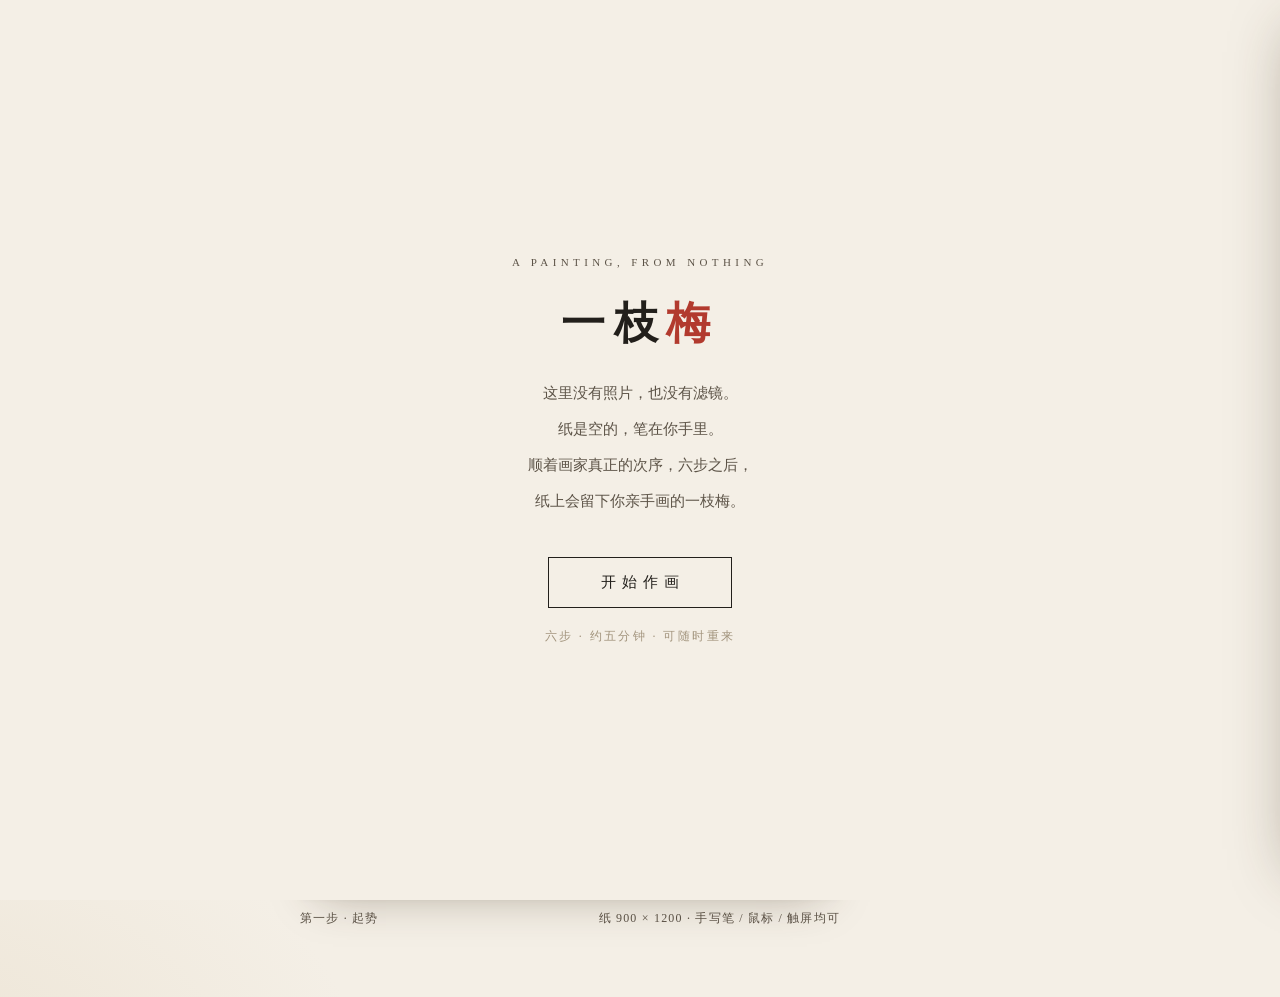
<file: campus-plum-studio.html>
<!DOCTYPE html>
<html lang="zh-CN">
<head>
<meta charset="UTF-8">
<meta name="viewport" content="width=device-width,initial-scale=1">
<title>校园花事 · 一枝梅 — 六步作画</title>
<style>
:root{
  --paper:#f4efe6; --paper-deep:#ece4d6; --ink:#221f1b; --ink-soft:#5c5347;
  --hair:#d9cdba; --seal:#b23a2e; --seal-soft:#c05a4a;
}
*{box-sizing:border-box;margin:0;padding:0}
html{-webkit-text-size-adjust:100%}
body{
  background:var(--paper);
  color:var(--ink);
  font-family:"Songti SC","STSong","SimSun","Source Han Serif SC","Noto Serif CJK SC",serif;
  background-image:radial-gradient(1200px 700px at 80% -10%,#faf6ee 0%,transparent 60%),
                   radial-gradient(900px 600px at -10% 110%,#ece3d3 0%,transparent 55%);
  min-height:100vh;
}
button{font-family:inherit;color:inherit;background:none;border:none;cursor:pointer}
button:disabled{cursor:default}
.wrap{max-width:1460px;margin:0 auto;padding:30px 42px 70px}

/* ---------- 页眉 ---------- */
header{display:flex;align-items:flex-end;justify-content:space-between;gap:20px;
  border-bottom:1px solid var(--hair);padding-bottom:20px;margin-bottom:34px}
.brand .en{font-size:11px;letter-spacing:.34em;color:var(--ink-soft);text-transform:uppercase;margin-bottom:10px}
.brand h1{font-size:30px;font-weight:600;letter-spacing:.14em}
.brand h1 em{font-style:normal;color:var(--seal);margin:0 .35em}
.brand p{margin-top:8px;font-size:13px;color:var(--ink-soft);letter-spacing:.08em}
#guideBtn{border:1px solid var(--ink);padding:10px 22px;font-size:14px;letter-spacing:.28em;text-indent:.28em;
  transition:background .25s,color .25s}
#guideBtn:hover{background:var(--ink);color:var(--paper)}

/* ---------- 三栏 ---------- */
.studio{display:grid;grid-template-columns:182px minmax(0,1fr) 322px;gap:38px;align-items:start}

/* 步骤 rail */
.rail{display:flex;flex-direction:column}
.rail button{display:flex;gap:12px;align-items:flex-start;text-align:left;padding:15px 0 15px 14px;
  border-left:1px solid var(--hair);opacity:.42;transition:opacity .3s,border-color .3s}
.rail button .no{font-size:20px;line-height:1.25;width:24px;flex:none}
.rail button .tt{font-size:16px;letter-spacing:.14em;line-height:1.4}
.rail button .tg{font-size:11px;color:var(--ink-soft);letter-spacing:.16em;margin-top:5px}
.rail button.on{opacity:1;border-left:2px solid var(--seal);padding-left:13px}
.rail button.done{opacity:.72}
.rail button.done .no{color:var(--seal)}
.rail button:not(.on):hover{opacity:.85}
.rail .rail-note{margin-top:26px;padding-left:14px;font-size:12px;line-height:2.1;color:var(--ink-soft)}

/* 纸 */
.paper-zone{min-width:0}
.paper{
  position:relative;width:100%;max-width:calc(80vh * .75);margin:0 auto;aspect-ratio:3/4;
  background:var(--paper);cursor:none;touch-action:none;
  box-shadow:0 1px 0 #fffdf8 inset,0 18px 44px -18px rgba(60,45,25,.38),0 2px 8px rgba(60,45,25,.10);
}
.paper canvas{position:absolute;inset:0;width:100%;height:100%;display:block}
#guide{pointer-events:none}
#brush{position:absolute;left:0;top:0;border:1px solid rgba(34,31,27,.55);border-radius:50%;
  pointer-events:none;transform:translate(-50%,-50%);opacity:0;transition:opacity .2s;mix-blend-mode:multiply}
.paper-caption{display:flex;justify-content:space-between;gap:14px;max-width:calc(80vh * .75);
  margin:16px auto 0;font-size:12px;color:var(--ink-soft);letter-spacing:.1em}

/* 右侧面板 */
.panel{position:sticky;top:26px}
.panel .kicker{display:flex;align-items:center;gap:12px;margin-bottom:14px}
.panel .kicker .chno{font-size:15px;width:34px;height:34px;border:1px solid var(--seal);color:var(--seal);
  display:flex;align-items:center;justify-content:center;border-radius:50%}
.panel .kicker .tag{font-size:12px;letter-spacing:.3em;color:var(--ink-soft)}
.panel h2{font-size:26px;font-weight:600;letter-spacing:.12em;margin-bottom:14px}
.panel .desc{font-size:14px;line-height:2.15;color:#3c352c;text-align:justify}
.panel .hint{margin-top:18px;padding:12px 0 12px 16px;border-left:2px solid var(--seal);
  font-size:13px;line-height:2;color:var(--ink-soft)}
.prog-row{display:flex;align-items:center;gap:12px;margin-top:22px}
.prog{flex:1;height:2px;background:var(--hair);position:relative}
.prog i{position:absolute;left:0;top:0;bottom:0;width:0;background:var(--seal);transition:width .25s}
#progTxt{font-size:12px;color:var(--ink-soft);font-variant-numeric:tabular-nums;min-width:64px;text-align:right}
.sub{margin-top:20px}
.sub .lbl{font-size:12px;letter-spacing:.2em;color:var(--ink-soft);margin-bottom:10px}
.chips{display:flex;gap:10px;flex-wrap:wrap}
.chip{border:1px solid var(--hair);padding:9px 16px;font-size:13px;letter-spacing:.1em;transition:all .2s}
.chip.on{border-color:var(--ink);background:var(--ink);color:var(--paper)}
.swatches{display:flex;gap:14px}
.sw{width:44px;height:44px;border-radius:50%;position:relative;border:1px solid rgba(60,45,25,.18);
  transition:transform .2s}
.sw.on{transform:scale(1.08)}
.sw.on::after{content:"";position:absolute;inset:-6px;border:1px solid var(--ink);border-radius:50%}
.sw span{position:absolute;top:52px;left:50%;transform:translateX(-50%);font-size:11px;white-space:nowrap;color:var(--ink-soft)}
.swatches{margin-bottom:36px}
#nameInput{width:100%;background:transparent;border:none;border-bottom:1px solid var(--ink);
  font-family:inherit;font-size:20px;letter-spacing:.2em;padding:8px 2px;color:var(--ink);outline:none}
#nameInput::placeholder{color:#b3a692;font-size:15px;letter-spacing:.12em}
.actions{display:flex;gap:12px;margin-top:26px}
.actions button{flex:1;padding:13px 0;font-size:14px;letter-spacing:.22em;text-indent:.22em;border:1px solid var(--ink)}
#demoBtn{color:var(--ink)}
#demoBtn:hover:not(:disabled){background:var(--paper-deep)}
#nextBtn{background:var(--ink);color:var(--paper)}
#nextBtn:disabled{background:transparent;color:#b3a692;border-color:var(--hair)}
#nextBtn:hover:not(:disabled){background:#3a342c}
.panel .foot{margin-top:22px;font-size:12px;line-height:2;color:var(--ink-soft)}

/* ---------- 开场 / 完成 ---------- */
.veil{position:fixed;inset:0;z-index:40;background:var(--paper);display:flex;align-items:center;justify-content:center;
  padding:30px;transition:opacity .7s,visibility .7s}
.veil.hide{opacity:0;visibility:hidden}
.veil .card{max-width:520px;text-align:center}
.veil .en{font-size:11px;letter-spacing:.4em;color:var(--ink-soft);margin-bottom:26px}
.veil h2{font-size:44px;font-weight:600;letter-spacing:.2em;margin-bottom:22px}
.veil h2 em{font-style:normal;color:var(--seal)}
.veil p{font-size:15px;line-height:2.4;color:var(--ink-soft)}
.veil .go{margin-top:38px;display:inline-block;border:1px solid var(--ink);padding:15px 46px;
  font-size:15px;letter-spacing:.4em;text-indent:.4em;transition:all .25s}
.veil .go:hover{background:var(--ink);color:var(--paper)}
.veil .mini{margin-top:20px;font-size:12px;letter-spacing:.2em;color:#a2947d}
#finishVeil{background:rgba(244,239,230,.96)}
#finishVeil h2{font-size:36px}
#finishVeil .row{display:flex;gap:14px;justify-content:center;margin-top:34px}
#finishVeil .row button{border:1px solid var(--ink);padding:13px 30px;font-size:14px;letter-spacing:.2em}
#exportBtn2{background:var(--ink);color:var(--paper)}

/* ---------- 画法抽屉 ---------- */
.drawer{position:fixed;top:0;right:0;bottom:0;width:min(430px,92vw);z-index:50;background:#f8f3ea;
  border-left:1px solid var(--hair);box-shadow:-24px 0 60px -30px rgba(60,45,25,.4);
  transform:translateX(102%);transition:transform .45s cubic-bezier(.22,.8,.3,1);
  padding:38px 34px;overflow-y:auto}
.drawer.open{transform:translateX(0)}
.drawer h3{font-size:22px;letter-spacing:.2em;margin-bottom:6px}
.drawer .dsub{font-size:12px;color:var(--ink-soft);letter-spacing:.14em;margin-bottom:26px}
#drawerClose{position:absolute;top:26px;right:24px;font-size:22px;color:var(--ink-soft)}
.tech{padding:20px 0;border-top:1px solid var(--hair)}
.tech h4{font-size:18px;letter-spacing:.14em;display:flex;align-items:baseline;gap:10px}
.tech h4 small{font-size:11px;color:var(--seal);letter-spacing:.2em}
.tech p{margin-top:10px;font-size:13px;line-height:2.15;color:#453d32;text-align:justify}
.tech .jump{margin-top:12px;font-size:12px;letter-spacing:.16em;color:var(--seal);border-bottom:1px solid var(--seal);padding-bottom:2px}
.tech .jump:disabled{color:#b3a692;border-color:#b3a692}
.drawer .vs{margin-top:8px;padding:20px 0;border-top:1px solid var(--hair);font-size:13px;line-height:2.15;color:#453d32}
.drawer .vs b{letter-spacing:.14em}
.scrim{position:fixed;inset:0;z-index:45;background:rgba(40,32,22,.22);opacity:0;visibility:hidden;transition:.4s}
.scrim.open{opacity:1;visibility:visible}

@media (max-width:1080px){
  .wrap{padding:22px 20px 50px}
  .studio{grid-template-columns:1fr;gap:26px}
  .rail{flex-direction:row;overflow-x:auto;gap:4px;padding-bottom:6px}
  .rail button{border-left:none;border-bottom:2px solid transparent;padding:8px 12px;flex:none}
  .rail button.on{border-left:none;border-bottom-color:var(--seal);padding-left:12px}
  .rail .rail-note{display:none}
  .rail button .no{font-size:16px;width:auto}
  .rail button .tg{display:none}
  .panel{position:static}
  .paper{max-width:100%}
  .brand h1{font-size:24px}
  header{margin-bottom:22px}
}
</style>
</head>
<body>
<div class="wrap">
  <header>
    <div class="brand">
      <div class="en">Campus Botanical · A Branch of Plum</div>
      <h1>校园花事<em>·</em>一枝梅</h1>
      <p>从一张白纸开始：起稿、勾线、晕染、点染、点蕊、落款。</p>
    </div>
    <button id="guideBtn">画 法</button>
  </header>

  <main class="studio">
    <nav class="rail" id="rail"></nav>

    <section class="paper-zone">
      <div class="paper" id="paper">
        <canvas id="art"></canvas>
        <canvas id="guide"></canvas>
        <div id="brush"></div>
      </div>
      <div class="paper-caption">
        <span id="capLeft">第一步 · 起势</span>
        <span>纸 900 × 1200 · 手写笔 / 鼠标 / 触屏均可</span>
      </div>
    </section>

    <aside class="panel">
      <div class="kicker"><span class="chno" id="pNo">壹</span><span class="tag" id="pTag">构图 · 铅笔</span></div>
      <h2 id="pTitle"></h2>
      <p class="desc" id="pDesc"></p>
      <div class="hint" id="pHint"></div>
      <div class="prog-row">
        <div class="prog"><i id="progBar"></i></div>
        <span id="progTxt">0 / 100</span>
      </div>
      <div class="sub" id="pSub"></div>
      <div class="actions">
        <button id="demoBtn">让笔示范</button>
        <button id="nextBtn" disabled>下一步</button>
      </div>
      <p class="foot" id="pFoot">画坏了一笔不必在意，写意本就没有标准答案。进度达标后即可进入下一步，也可以随时点左侧步骤回看。</p>
    </aside>
  </main>
</div>

<!-- 开场 -->
<div class="veil" id="introVeil">
  <div class="card">
    <div class="en">A PAINTING, FROM NOTHING</div>
    <h2>一枝<em>梅</em></h2>
    <p>这里没有照片，也没有滤镜。<br>纸是空的，笔在你手里。<br>顺着画家真正的次序，六步之后，<br>纸上会留下你亲手画的一枝梅。</p>
    <button class="go" id="startBtn">开始作画</button>
    <div class="mini">六步 · 约五分钟 · 可随时重来</div>
  </div>
</div>

<!-- 完成 -->
<div class="veil hide" id="finishVeil">
  <div class="card">
    <div class="en">FINISHED</div>
    <h2>画成了</h2>
    <p id="finishTxt">起稿、勾线、晕染、点染、点蕊、落款，一步不缺。</p>
    <div class="row">
      <button id="exportBtn2">导出 PNG</button>
      <button id="againBtn">再画一幅</button>
    </div>
  </div>
</div>

<!-- 画法抽屉 -->
<div class="scrim" id="scrim"></div>
<aside class="drawer" id="drawer">
  <button id="drawerClose">×</button>
  <h3>画法四则</h3>
  <div class="dsub">这幅画里用到的四种传统笔法</div>
  <div id="techList"></div>
  <div class="vs">
    <b>工笔与写意</b><br>
    工笔重形似，层层渲染、细致入微；写意重神气，笔简意足、贵在生动。<br>
    本页取写意一路：先以白描立骨，再以没骨点染传神，最后点蕊提神、落款收束。
  </div>
</aside>

<script>
"use strict";
/* =====================================================
   校园花事 · 一枝梅
   一张白纸，六步成画。所有笔触均由用户操作产生。
   ===================================================== */
const W = 900, H = 1200;
const SCALE = Math.max(1.5, Math.min(2, window.devicePixelRatio || 1));
const INK = "#221f1b";

/* ---------- 画面几何：枝干骨架 ---------- */
const BRANCHES = [
  { w: 13.5, pts: [[150,1105],[238,1018],[300,930],[386,902],[432,832],[505,788],[528,700],[600,650],[655,570],[722,528],[758,438],[818,392]] },
  { w: 9,  pts: [[386,902],[362,822],[320,762],[300,682],[318,610],[296,544]] },
  { w: 6,  pts: [[600,650],[648,700],[724,700],[788,662]] },
  { w: 5,  pts: [[300,682],[246,662],[206,610]] }
];

/* 花位：9 朵盛开 + 3 枚花苞 */
const SLOTS = [
  { x: 798, y: 318, r: 46 },
  { x: 646, y: 452, r: 38 },
  { x: 566, y: 586, r: 40 },
  { x: 398, y: 800, r: 34 },
  { x: 238, y: 520, r: 36 },
  { x: 370, y: 580, r: 30 },
  { x: 830, y: 624, r: 36 },
  { x: 196, y: 566, r: 30 },
  { x: 668, y: 764, r: 32 },
  { x: 848, y: 402, r: 19, bud: true },
  { x: 262, y: 700, r: 16, bud: true },
  { x: 756, y: 744, r: 17, bud: true }
];

const PALETTE = [
  { name: "胭脂", c: [192, 74, 86] },
  { name: "淡粉", c: [224, 152, 156] },
  { name: "藕荷", c: [176, 128, 158] }
];

/* ---------- 骨架采样 ---------- */
function buildSamples(pts) {
  const out = [];
  for (let i = 0; i < pts.length - 1; i++) {
    const [x1, y1] = pts[i], [x2, y2] = pts[i + 1];
    const len = Math.hypot(x2 - x1, y2 - y1);
    const n = Math.max(2, Math.round(len / 6));
    for (let k = 0; k < n; k++) {
      const t = k / n;
      out.push({ x: x1 + (x2 - x1) * t, y: y1 + (y2 - y1) * t });
    }
  }
  out.push({ x: pts[pts.length - 1][0], y: pts[pts.length - 1][1] });
  return out;
}
const SAMPLES = BRANCHES.map(b => buildSamples(b.pts));
const TOTAL_SAMPLES = SAMPLES.reduce((s, a) => s + a.length, 0);

/* 每朵花的花梗：找最近的枝干采样点 */
SLOTS.forEach(s => {
  let best = null, bd = 1e9;
  SAMPLES.forEach(arr => arr.forEach(p => {
    const d = Math.hypot(p.x - s.x, p.y - s.y);
    if (d < bd) { bd = d; best = p; }
  }));
  s.stem = best;
});

/* 晕染目标点 */
const WASH_BRANCH_TARGETS = [];
SAMPLES.forEach(arr => arr.forEach((p, i) => { if (i % 6 === 0) WASH_BRANCH_TARGETS.push(p); }));

/* 固定随机（让纸纹、花瓣形态可复现） */
let seed = 20261118;
function rnd() { seed = (seed * 1664525 + 1013904223) >>> 0; return seed / 4294967296; }

/* ---------- 状态：画里的一切都来自这里 ---------- */
const state = {
  step: 1, maxStep: 1,
  pencil: SAMPLES.map(a => new Array(a.length).fill(false)),
  ink: SAMPLES.map(a => new Array(a.length).fill(false)),
  wash: [],                 // {x,y,r,c:[r,g,b],a}
  washMode: "branch",
  color: 0,
  flowers: {},              // slotIndex -> colorIndex
  stamens: {},              // slotIndex -> true
  name: "",
  done: false
};

/* ---------- 画布 ---------- */
const art = document.getElementById("art"), actx = art.getContext("2d");
const guide = document.getElementById("guide"), gctx = guide.getContext("2d");
const paper = document.getElementById("paper");
const brushEl = document.getElementById("brush");
[art, guide].forEach(c => { c.width = W * SCALE; c.height = H * SCALE; });
actx.scale(SCALE, SCALE); gctx.scale(SCALE, SCALE);
actx.lineCap = gctx.lineCap = "round";
actx.lineJoin = gctx.lineJoin = "round";

/* 纸底：一次性画好，之后每帧贴回 */
const paperCv = document.createElement("canvas");
paperCv.width = W * SCALE; paperCv.height = H * SCALE;
(function makePaper() {
  const c = paperCv.getContext("2d");
  c.scale(SCALE, SCALE);
  c.fillStyle = "#f4efe6"; c.fillRect(0, 0, W, H);
  const g = c.createRadialGradient(W / 2, H / 2, H / 5, W / 2, H / 2, H * 0.75);
  g.addColorStop(0, "rgba(255,252,244,0.5)"); g.addColorStop(1, "rgba(196,178,148,0.20)");
  c.fillStyle = g; c.fillRect(0, 0, W, H);
  for (let i = 0; i < 26000; i++) {
    const x = rnd() * W, y = rnd() * H;
    c.fillStyle = rnd() > 0.5 ? "rgba(120,100,70,0.045)" : "rgba(255,255,250,0.07)";
    c.fillRect(x, y, 1.4, 1.4);
  }
  /* 纸边 */
  c.strokeStyle = "rgba(150,128,96,0.22)"; c.lineWidth = 1;
  c.strokeRect(14, 14, W - 28, H - 28);
})();

/* ---------- 步骤文案 ---------- */
const STEPS = [
  { no: "壹", name: "起势", tag: "构图 · 铅笔", short: "第一步 · 起势",
    title: "先在纸上走一遍",
    desc: "作画不是从颜色开始，而是从位置开始。用铅笔轻轻把枝干的走向走一遍：主枝从哪儿起、往哪儿去，花将来开在何处。这一步不求准，只求胸中有这一枝。",
    hint: "按住鼠标（或手指），从左下角的起笔点沿虚线慢慢拖到右上。笔触很轻，画错了也不要紧。" },
  { no: "贰", name: "勾线", tag: "白描 · 中锋", short: "第二步 · 白描勾线",
    title: "以线立骨",
    desc: "白描是不施颜色、全凭墨线造型的画法。沿方才的铅笔稿行笔，一笔拉出枝干：起笔稍顿，中段沉稳，收笔轻提。枝有老嫩，线便有粗细。",
    hint: "再次沿枝干描一遍，这次落下的是墨线。试着一笔走完一整根枝，不要在半路松手。" },
  { no: "叁", name: "晕染", tag: "晕染 · 淡墨淡色", short: "第三步 · 晕染",
    title: "让墨色润开",
    desc: "晕染是用清水或淡色层层渲淡，使枝干有阴阳、花瓣有厚薄。笔要软，色要淡，宁浅勿深——淡墨染枝，淡胭脂染花，颜色落在墨线之下。",
    hint: "先用「淡墨」在枝干上来回轻扫，再切到「淡胭脂」扫过将来开花的位置。两处都染过，这一步才算完成。" },
  { no: "肆", name: "点染", tag: "没骨 · 以色造型", short: "第四步 · 没骨点染",
    title: "不勾边，直接开花",
    desc: "没骨法不勾轮廓，直接以颜色点写花瓣：笔肚含色，一笔一瓣，五瓣成一花。色有浓淡，花有向背，点的时候想着它朝着光。",
    hint: "选一种颜色，点纸上的圆圈，一朵一朵把花点出来。小圈是花苞，也别忘了。换色再点，花色便有深有浅。" },
  { no: "伍", name: "点蕊", tag: "点蕊 · 提神", short: "第五步 · 点蕊",
    title: "最后一点精神",
    desc: "花蕊是一朵花的精神所在。以细笔蘸浓墨，从花心向外剔出花丝，丝端点上赭黄。蕊不宜多，七八根足矣，重在挺立。",
    hint: "逐一点击每朵花的花心，花丝与蕊头会随之生出。点过蕊的花，才算真正睁开眼了。" },
  { no: "陆", name: "落款", tag: "题款 · 钤印", short: "第六步 · 落款",
    title: "写上你的名字",
    desc: "落款是把自己交给这幅画。题上名字，钤一方朱印，红的印、黑的字、淡的梅，一幅画才算完整。",
    hint: "在下方写下你的名字（或别号），题字与印章会落在画面右下的留白处。然后点「完成作品」。" }
];

const TECHS = [
  { t: "白描", s: "第二步", step: 2, d: "以墨线勾勒物象，不施色彩，全看线条的粗细、疾徐与转折。画梅枝多用中锋，笔在画中行，线才有骨。" },
  { t: "晕染", s: "第三步", step: 3, d: "以淡墨或淡色层层渲淡，由深到浅、由浓到无，表现体积与向背。要点是「淡」和「等干再染」，切忌一次涂重。" },
  { t: "没骨点染", s: "第四步", step: 4, d: "不勾轮廓，直接以色（或墨）点写成形，介于工笔与写意之间。花瓣一笔一瓣，靠色阶而非边线分出形状。" },
  { t: "点蕊", s: "第五步", step: 5, d: "以浓墨剔花丝、赭黄点蕊头，是花鸟画最后的「开眼」。位置须在花心，数量宜少不宜多。" }
];

/* ---------- 面板与导航 ---------- */
const rail = document.getElementById("rail");
STEPS.forEach((s, i) => {
  const b = document.createElement("button");
  b.innerHTML = `<span class="no">${s.no}</span><span><span class="tt">${s.name}</span><span class="tg" style="display:block">${s.tag}</span></span>`;
  b.onclick = () => { if (i + 1 <= state.maxStep && !demo) gotoStep(i + 1); };
  rail.appendChild(b);
});
const railNote = document.createElement("div");
railNote.className = "rail-note";
railNote.textContent = "笔随步进，\n一步一景。";
railNote.style.whiteSpace = "pre-line";
rail.appendChild(railNote);

const $ = id => document.getElementById(id);
function gotoStep(n) {
  state.step = n;
  lastMark = null;
  updatePanel();
  requestRender();
}
function updatePanel() {
  const s = STEPS[state.step - 1];
  $("pNo").textContent = s.no;
  $("pTag").textContent = s.tag;
  $("pTitle").textContent = s.title;
  $("pDesc").textContent = s.desc;
  $("pHint").textContent = s.hint;
  $("capLeft").textContent = s.short;
  [...rail.children].forEach((el, i) => {
    if (!el.tagName || el.tagName !== "BUTTON") return;
    el.classList.toggle("on", i + 1 === state.step);
    el.classList.toggle("done", i + 1 < state.step);
    el.disabled = i + 1 > state.maxStep;
  });
  $("demoBtn").style.display = state.step === 6 ? "none" : "";
  $("nextBtn").textContent = state.step === 6 ? "完成作品" : "下一步";

  /* 各步专属控件 */
  const sub = $("pSub");
  sub.innerHTML = "";
  if (state.step === 3) {
    sub.innerHTML = `<div class="lbl">笔中颜色</div><div class="chips">
      <button class="chip" id="washBranch">淡墨 · 染枝</button>
      <button class="chip" id="washFlower">淡胭脂 · 染花</button></div>`;
    $("washBranch").onclick = () => { state.washMode = "branch"; updatePanel(); };
    $("washFlower").onclick = () => { state.washMode = "flower"; updatePanel(); };
    $("washBranch").classList.toggle("on", state.washMode === "branch");
    $("washFlower").classList.toggle("on", state.washMode === "flower");
  } else if (state.step === 4) {
    sub.innerHTML = `<div class="lbl">选色</div><div class="swatches"></div>`;
    const box = sub.querySelector(".swatches");
    PALETTE.forEach((p, i) => {
      const b = document.createElement("button");
      b.className = "sw" + (i === state.color ? " on" : "");
      b.style.background = `rgb(${p.c.join(",")})`;
      b.innerHTML = `<span>${p.name}</span>`;
      b.onclick = () => { state.color = i; updatePanel(); requestRender(); };
      box.appendChild(b);
    });
  } else if (state.step === 6) {
    sub.innerHTML = `<div class="lbl">署名</div><input id="nameInput" maxlength="6" placeholder="写下你的名字" value="${state.name.replace(/"/g, "&quot;")}">`;
    const inp = $("nameInput");
    inp.oninput = () => { state.name = inp.value.trim(); updateProgress(); requestRender(); };
  }
  updateProgress();
}

/* ---------- 进度 ---------- */
function coverage(cov) {
  let n = 0;
  cov.forEach(arr => arr.forEach(v => { if (v) n++; }));
  return n / TOTAL_SAMPLES;
}
function washProgress() {
  const hit = p => state.wash.some(b => Math.hypot(b.x - p.x, b.y - p.y) < 62);
  const br = WASH_BRANCH_TARGETS.filter(hit).length / WASH_BRANCH_TARGETS.length;
  const fr = SLOTS.filter(hit).length / SLOTS.length;
  return 0.5 * Math.min(1, br / 0.8) + 0.5 * Math.min(1, fr / 0.85);
}
function progressOf(step) {
  switch (step) {
    case 1: return coverage(state.pencil) / 0.85;
    case 2: return coverage(state.ink) / 0.85;
    case 3: return washProgress();
    case 4: return Object.keys(state.flowers).length / Math.ceil(SLOTS.length * 0.85);
    case 5: return Object.keys(state.stamens).length / Math.ceil(SLOTS.filter(s => !s.bud).length * 0.85);
    case 6: return state.name.length ? 1 : 0;
  }
  return 0;
}
function updateProgress() {
  const p = Math.min(1, progressOf(state.step));
  $("progBar").style.width = (p * 100).toFixed(0) + "%";
  $("progTxt").textContent = p >= 1 ? "可以了" : Math.round(p * 100) + " / 100";
  $("nextBtn").disabled = p < 1 || !!demo;
}

/* ---------- 落笔：起稿与勾线共用「沿骨架行笔」 ---------- */
let lastMark = null;
function traceAt(x, y, kind) {
  const cov = kind === "pencil" ? state.pencil : state.ink;
  const thresh = kind === "pencil" ? 54 : 38;
  let bb = -1, bi = -1, bd = 1e9;
  for (let b = 0; b < SAMPLES.length; b++) {
    const arr = SAMPLES[b];
    for (let i = 0; i < arr.length; i++) {
      const d = (arr[i].x - x) ** 2 + (arr[i].y - y) ** 2;
      if (d < bd) { bd = d; bb = b; bi = i; }
    }
  }
  if (Math.sqrt(bd) > thresh) { lastMark = null; return; }
  const from = (lastMark && lastMark.b === bb && Math.abs(lastMark.i - bi) < 46) ? Math.min(lastMark.i, bi) : Math.max(0, bi - 4);
  const to = Math.min(cov[bb].length - 1, Math.max(lastMark && lastMark.b === bb ? lastMark.i : bi, bi) + 4);
  for (let i = from; i <= to; i++) cov[bb][i] = true;
  lastMark = { b: bb, i: bi };
  requestRender();
}

/* 晕染：自由软笔 */
let lastBlob = null;
function washAt(x, y) {
  if (lastBlob && Math.hypot(lastBlob.x - x, lastBlob.y - y) < 13) return;
  lastBlob = { x, y };
  const inkMode = state.washMode === "branch";
  state.wash.push({
    x, y,
    r: inkMode ? 34 + rnd() * 14 : 42 + rnd() * 16,
    c: inkMode ? [46, 42, 36] : [198, 96, 104],
    a: inkMode ? 0.05 + rnd() * 0.03 : 0.06 + rnd() * 0.03
  });
  if (state.wash.length > 1500) state.wash.splice(0, 200);
  requestRender();
}

/* 点花与点蕊 */
function stampAt(x, y) {
  let k = -1, bd = 1e9;
  SLOTS.forEach((s, i) => {
    const d = Math.hypot(s.x - x, s.y - y);
    if (d < bd) { bd = d; k = i; }
  });
  if (bd > 74) return;
  if (state.step === 4) {
    state.flowers[k] = state.color;
  } else if (state.step === 5 && !SLOTS[k].bud && state.flowers[k] !== undefined) {
    state.stamens[k] = true;
  } else return;
  requestRender();
}

/* ---------- 渲染：纸 → 晕染 → 铅笔 → 墨线 → 花 → 蕊 → 款 ---------- */
let dirty = true;
function requestRender() { dirty = true; }

function drawRuns(ctx, cov, draw) {
  for (let b = 0; b < SAMPLES.length; b++) {
    const arr = SAMPLES[b];
    let i = 0;
    while (i < arr.length) {
      if (!cov[b][i]) { i++; continue; }
      let j = i;
      while (j + 1 < arr.length && cov[b][j + 1]) j++;
      if (j > i) draw(arr, i, j, b);
      i = j + 1;
    }
  }
}
function profile(t) { return 0.30 + 0.70 * Math.pow(Math.sin(Math.PI * Math.min(1, Math.max(0, t))), 0.55); }

function renderArt() {
  actx.clearRect(0, 0, W, H);
  actx.drawImage(paperCv, 0, 0, W, H);

  /* 晕染（在墨线之下） */
  state.wash.forEach(b => {
    const g = actx.createRadialGradient(b.x, b.y, 0, b.x, b.y, b.r);
    g.addColorStop(0, `rgba(${b.c.join(",")},${b.a})`);
    g.addColorStop(0.65, `rgba(${b.c.join(",")},${b.a * 0.6})`);
    g.addColorStop(1, `rgba(${b.c.join(",")},0)`);
    actx.fillStyle = g;
    actx.beginPath(); actx.arc(b.x, b.y, b.r, 0, 7); actx.fill();
  });

  /* 铅笔稿 */
  actx.strokeStyle = "rgba(70,62,52,0.26)";
  actx.lineWidth = 1.3;
  drawRuns(actx, state.pencil, (arr, i, j) => {
    actx.beginPath();
    for (let k = i; k <= j; k++) {
      const jx = Math.sin(k * 12.9898) * 1.7, jy = Math.cos(k * 7.233) * 1.7;
      if (k === i) actx.moveTo(arr[k].x + jx, arr[k].y + jy);
      else actx.lineTo(arr[k].x + jx, arr[k].y + jy);
    }
    actx.stroke();
  });

  /* 墨线：逐段变化粗细，头尾枯、中段润 */
  drawRuns(actx, state.ink, (arr, i, j, b) => {
    const n = arr.length - 1, baseW = BRANCHES[b].w;
    for (let k = i; k < j; k++) {
      const t = k / n;
      const w = baseW * profile(t) * (0.92 + 0.08 * Math.sin(k * 1.7));
      actx.strokeStyle = "rgba(28,25,21,0.93)";
      actx.lineWidth = Math.max(0.8, w);
      actx.beginPath(); actx.moveTo(arr[k].x, arr[k].y); actx.lineTo(arr[k + 1].x, arr[k + 1].y); actx.stroke();
      /* 飞白 */
      actx.strokeStyle = "rgba(244,239,230,0.30)";
      actx.lineWidth = Math.max(0.4, w * 0.16);
      actx.beginPath();
      actx.moveTo(arr[k].x + w * 0.22, arr[k].y + w * 0.1);
      actx.lineTo(arr[k + 1].x + w * 0.22, arr[k + 1].y + w * 0.1);
      actx.stroke();
    }
  });

  /* 花与花苞 */
  Object.keys(state.flowers).forEach(k => drawFlower(+k));

  /* 花蕊 */
  Object.keys(state.stamens).forEach(k => drawStamen(+k));

  /* 落款 */
  if (state.name) drawInscription();
}

function petalColor(ci, a) { return `rgba(${PALETTE[ci].c.join(",")},${a})`; }

function drawFlower(k) {
  const s = SLOTS[k], ci = state.flowers[k], r = s.r;
  /* 花梗 */
  if (s.stem) {
    actx.strokeStyle = "rgba(34,30,25,0.8)";
    actx.lineWidth = s.bud ? 2 : 2.6;
    actx.beginPath();
    actx.moveTo(s.stem.x, s.stem.y);
    actx.quadraticCurveTo((s.stem.x + s.x) / 2 + 8, (s.stem.y + s.y) / 2, s.x, s.y);
    actx.stroke();
  }
  if (s.bud) {
    const g = actx.createRadialGradient(s.x, s.y + r * 0.3, r * 0.1, s.x, s.y, r * 1.15);
    g.addColorStop(0, petalColor(ci, 0.95)); g.addColorStop(1, petalColor(ci, 0.35));
    actx.fillStyle = g;
    actx.beginPath(); actx.ellipse(s.x, s.y, r * 0.82, r, 0.3, 0, 7); actx.fill();
    /* 萼片 */
    actx.fillStyle = "rgba(52,44,34,0.85)";
    actx.beginPath(); actx.ellipse(s.x + r * 0.35, s.y + r * 0.75, r * 0.5, r * 0.3, 0.5, 0, 7); actx.fill();
    return;
  }
  const rot = (k * 0.7) % 1.2;
  for (let i = 0; i < 5; i++) {
    const ang = rot + i * (Math.PI * 2 / 5) + Math.sin(k * 3 + i) * 0.06;
    const px = s.x + Math.cos(ang) * r * 0.52, py = s.y + Math.sin(ang) * r * 0.52;
    const g = actx.createRadialGradient(s.x, s.y, r * 0.08, s.x, s.y, r * 1.16);
    g.addColorStop(0, petalColor(ci, 0.72));
    g.addColorStop(0.45, petalColor(ci, 0.82));
    g.addColorStop(0.8, petalColor(ci, 0.48));
    g.addColorStop(1, petalColor(ci, 0.10));
    actx.fillStyle = g;
    actx.beginPath();
    actx.ellipse(px, py, r * 0.60, r * 0.46 * (1 + Math.sin(k + i * 2) * 0.08), ang, 0, 7);
    actx.fill();
  }
}

function drawStamen(k) {
  const s = SLOTS[k], r = s.r;
  /* 花心 */
  actx.fillStyle = "rgba(34,28,22,0.85)";
  actx.beginPath(); actx.arc(s.x, s.y, r * 0.07, 0, 7); actx.fill();
  const n = 7;
  for (let i = 0; i < n; i++) {
    const ang = i * (Math.PI * 2 / n) + k * 0.9 + Math.sin(i * 5 + k) * 0.22;
    const len = r * (0.36 + 0.15 * Math.abs(Math.sin(i * 3 + k)));
    const x0 = s.x + Math.cos(ang) * r * 0.06, y0 = s.y + Math.sin(ang) * r * 0.06;
    const x1 = s.x + Math.cos(ang) * len, y1 = s.y + Math.sin(ang) * len;
    actx.strokeStyle = "rgba(34,28,22,0.75)"; actx.lineWidth = 1.2;
    actx.beginPath(); actx.moveTo(x0, y0);
    actx.quadraticCurveTo((x0 + x1) / 2 + 3, (y0 + y1) / 2 - 3, x1, y1); actx.stroke();
    actx.fillStyle = "#b3893f";
    actx.beginPath(); actx.arc(x1, y1, 2.4, 0, 7); actx.fill();
  }
}

function drawInscription() {
  const name = state.name;
  const x = 706;
  const glyphs = [...name.replace(/\s/g, "")].length + 1;
  let y = 1071 - (glyphs - 1) * 38;
  const startY = y;
  actx.save();
  actx.fillStyle = "rgba(30,26,22,0.92)";
  actx.textAlign = "center"; actx.textBaseline = "middle";
  actx.font = "32px 'Songti SC','SimSun',serif";
  const chars = (name + "画").split("");
  chars.forEach(ch => { if (ch !== " ") { actx.fillText(ch, x, y); y += 38; } });
  /* 年款小字 */
  actx.font = "19px 'Songti SC','SimSun',serif";
  actx.fillStyle = "rgba(60,52,42,0.72)";
  "丙午年冬".split("").forEach((ch, i) => actx.fillText(ch, x - 52, startY + i * 25));
  /* 朱印 */
  const sy = y + 26;
  actx.translate(x, sy); actx.rotate(-0.035);
  actx.fillStyle = "#b23a2e";
  actx.fillRect(-25, -25, 50, 50);
  actx.strokeStyle = "rgba(244,239,230,0.85)"; actx.lineWidth = 1.6;
  actx.strokeRect(-20.5, -20.5, 41, 41);
  actx.fillStyle = "#f4efe6";
  actx.font = "30px 'Songti SC','SimSun',serif";
  actx.fillText(name[0] || "梅", 0, 2);
  actx.restore();
}

/* ---------- 引导层 ---------- */
let t0 = performance.now();
function renderGuide(now) {
  gctx.clearRect(0, 0, W, H);
  const pulse = (Math.sin((now - t0) / 420) + 1) / 2;

  if ((state.step === 1 || state.step === 2) && !state.done) {
    const cov = state.step === 1 ? state.pencil : state.ink;
    gctx.setLineDash(state.step === 1 ? [7, 9] : [3, 8]);
    gctx.strokeStyle = state.step === 1 ? "rgba(90,78,60,0.40)" : "rgba(90,78,60,0.30)";
    gctx.lineWidth = 1.2;
    SAMPLES.forEach(arr => {
      gctx.beginPath();
      arr.forEach((p, i) => i ? gctx.lineTo(p.x, p.y) : gctx.moveTo(p.x, p.y));
      gctx.stroke();
    });
    gctx.setLineDash([]);
    /* 起笔点：第一段尚未画到的位置 */
    let target = null;
    outer: for (let b = 0; b < SAMPLES.length; b++) {
      for (let i = 0; i < SAMPLES[b].length; i++) {
        if (!cov[b][i]) { target = SAMPLES[b][i]; break outer; }
      }
    }
    if (target) {
      gctx.fillStyle = `rgba(178,58,46,${0.35 + pulse * 0.45})`;
      gctx.beginPath(); gctx.arc(target.x, target.y, 6 + pulse * 4, 0, 7); gctx.fill();
      if (state.step === 1 && coverage(state.pencil) < 0.02) {
        gctx.fillStyle = "rgba(90,78,60,0.75)";
        gctx.font = "22px 'Songti SC','SimSun',serif";
        gctx.fillText("由此起笔", target.x + 34, target.y - 6);
      }
    }
  }

  if (state.step === 4 && !state.done) {
    SLOTS.forEach((s, i) => {
      if (state.flowers[i] !== undefined) return;
      gctx.strokeStyle = `rgba(150,80,80,${0.35 + pulse * 0.3})`;
      gctx.lineWidth = 1.4;
      gctx.setLineDash([4, 6]);
      gctx.beginPath(); gctx.arc(s.x, s.y, s.r * 0.9 + pulse * 3, 0, 7); gctx.stroke();
      gctx.setLineDash([]);
    });
  }

  if (state.step === 5 && !state.done) {
    SLOTS.forEach((s, i) => {
      if (s.bud || state.flowers[i] === undefined || state.stamens[i]) return;
      gctx.fillStyle = `rgba(34,28,22,${0.25 + pulse * 0.4})`;
      gctx.beginPath(); gctx.arc(s.x, s.y, 4 + pulse * 2.5, 0, 7); gctx.fill();
    });
  }
}

function loop(now) {
  if (demo) tickDemo(now);
  if (dirty) { renderArt(); dirty = false; updateProgress(); }
  renderGuide(now);
  requestAnimationFrame(loop);
}

/* ---------- 指针交互 ---------- */
function toLogical(e) {
  const r = paper.getBoundingClientRect();
  return { x: (e.clientX - r.left) / r.width * W, y: (e.clientY - r.top) / r.height * H };
}
let drawing = false;
paper.addEventListener("pointerdown", e => {
  if (demo || state.done) return;
  try { paper.setPointerCapture(e.pointerId); } catch (_) {}
  drawing = true;
  lastMark = null; lastBlob = null;
  const p = toLogical(e);
  if (state.step === 1) traceAt(p.x, p.y, "pencil");
  else if (state.step === 2) traceAt(p.x, p.y, "ink");
  else if (state.step === 3) washAt(p.x, p.y);
  else if (state.step === 4 || state.step === 5) stampAt(p.x, p.y);
});
paper.addEventListener("pointermove", e => {
  const p = toLogical(e);
  const rect = paper.getBoundingClientRect();
  brushEl.style.opacity = "1";
  brushEl.style.left = (e.clientX - rect.left) + "px";
  brushEl.style.top = (e.clientY - rect.top) + "px";
  const rCss = state.step === 3 ? 46 : state.step === 4 || state.step === 5 ? 16 : 9;
  const px = rCss * rect.width / W;
  brushEl.style.width = brushEl.style.height = (px * 2) + "px";
  if (!drawing || demo || state.done) return;
  if (state.step === 1) traceAt(p.x, p.y, "pencil");
  else if (state.step === 2) traceAt(p.x, p.y, "ink");
  else if (state.step === 3) washAt(p.x, p.y);
  else if (state.step === 4 || state.step === 5) stampAt(p.x, p.y);
});
["pointerup", "pointercancel", "pointerleave"].forEach(ev =>
  paper.addEventListener(ev, () => {
    drawing = false; lastMark = null; lastBlob = null;
    if (ev === "pointerleave") brushEl.style.opacity = "0";
  })
);

/* ---------- 示范 ---------- */
let demo = null;
function startDemo() {
  if (demo) return;
  const s = state.step;
  if (s === 1 || s === 2) demo = { kind: "trace", b: 0, i: 0, next: 0 };
  else if (s === 3) demo = { kind: "wash", phase: 0, i: 0, next: 0 };
  else if (s === 4) demo = { kind: "slots", i: 0, next: 0 };
  else if (s === 5) demo = { kind: "stamens", i: 0, next: 0 };
  else return;
  $("demoBtn").disabled = true;
  $("demoBtn").textContent = "示范中…";
  updateProgress();
}
function endDemo() {
  demo = null;
  $("demoBtn").disabled = false;
  $("demoBtn").textContent = "再看一次示范";
  updateProgress();
  requestRender();
}
function tickDemo(now) {
  if (now < demo.next) return;
  if (demo.kind === "trace") {
    const cov = state.step === 1 ? state.pencil : state.ink;
    for (let n = 0; n < 4; n++) {
      if (demo.b >= SAMPLES.length) { endDemo(); return; }
      const arr = SAMPLES[demo.b];
      cov[demo.b][demo.i] = true;
      demo.i++;
      if (demo.i >= arr.length) { demo.b++; demo.i = 0; }
    }
    demo.next = now + 16;
    requestRender();
  } else if (demo.kind === "wash") {
    if (demo.phase === 0) {
      state.washMode = "branch";
      for (let n = 0; n < 3; n++) {
        if (demo.i >= WASH_BRANCH_TARGETS.length) { demo.phase = 1; demo.i = 0; break; }
        const p = WASH_BRANCH_TARGETS[demo.i++];
        state.wash.push({ x: p.x + (rnd() - 0.5) * 12, y: p.y + (rnd() - 0.5) * 12, r: 42, c: [46, 42, 36], a: 0.075 });
      }
    } else {
      state.washMode = "flower";
      if (demo.i >= SLOTS.length) { endDemo(); return; }
      const s = SLOTS[demo.i++];
      for (let n = 0; n < 3; n++) {
        state.wash.push({ x: s.x + (rnd() - 0.5) * s.r, y: s.y + (rnd() - 0.5) * s.r, r: s.r * 0.95, c: [198, 96, 104], a: 0.075 });
      }
    }
    demo.next = now + 24;
    requestRender();
  } else if (demo.kind === "slots") {
    if (demo.i >= SLOTS.length) { endDemo(); return; }
    state.flowers[demo.i] = demo.i % 3;
    demo.i++;
    demo.next = now + 190;
    requestRender();
  } else if (demo.kind === "stamens") {
    const blooms = SLOTS.map((s, i) => i).filter(i => !SLOTS[i].bud && state.flowers[i] !== undefined);
    if (demo.i >= blooms.length) { endDemo(); return; }
    state.stamens[blooms[demo.i++]] = true;
    demo.next = now + 170;
    requestRender();
  }
}
$("demoBtn").onclick = startDemo;

/* ---------- 下一步 / 完成 ---------- */
$("nextBtn").onclick = () => {
  if (state.step < 6) {
    state.maxStep = Math.max(state.maxStep, state.step + 1);
    gotoStep(state.step + 1);
  } else {
    state.done = true;
    $("finishTxt").textContent = `${state.name}，这一枝梅从一张白纸开始，起稿、勾线、晕染、点染、点蕊、落款，一步不缺。`;
    $("finishVeil").classList.remove("hide");
    requestRender();
  }
};

/* ---------- 导出 ---------- */
function exportPNG() {
  const out = document.createElement("canvas");
  out.width = art.width; out.height = art.height;
  out.getContext("2d").drawImage(art, 0, 0);
  const a = document.createElement("a");
  a.download = `一枝梅-${state.name || "未署名"}.png`;
  a.href = out.toDataURL("image/png");
  a.click();
}
$("exportBtn2").onclick = exportPNG;
$("againBtn").onclick = () => location.reload();

/* ---------- 画法抽屉 ---------- */
const techList = $("techList");
TECHS.forEach(t => {
  const d = document.createElement("div");
  d.className = "tech";
  d.innerHTML = `<h4>${t.t}<small>${t.s}</small></h4><p>${t.d}</p><button class="jump">去看这一步 →</button>`;
  const btn = d.querySelector(".jump");
  btn.onclick = () => {
    if (t.step > state.maxStep) return;
    closeDrawer(); gotoStep(t.step);
  };
  techList.appendChild(d);
});
function refreshDrawer() {
  [...techList.querySelectorAll(".jump")].forEach((b, i) => { b.disabled = TECHS[i].step > state.maxStep; });
}
function openDrawer() { refreshDrawer(); $("drawer").classList.add("open"); $("scrim").classList.add("open"); }
function closeDrawer() { $("drawer").classList.remove("open"); $("scrim").classList.remove("open"); }
$("guideBtn").onclick = openDrawer;
$("drawerClose").onclick = closeDrawer;
$("scrim").onclick = closeDrawer;
document.addEventListener("keydown", e => { if (e.key === "Escape") closeDrawer(); });

/* ---------- 开场 ---------- */
$("startBtn").onclick = () => { $("introVeil").classList.add("hide"); };

updatePanel();
requestAnimationFrame(loop);
</script>
</body>
</html>
</file>
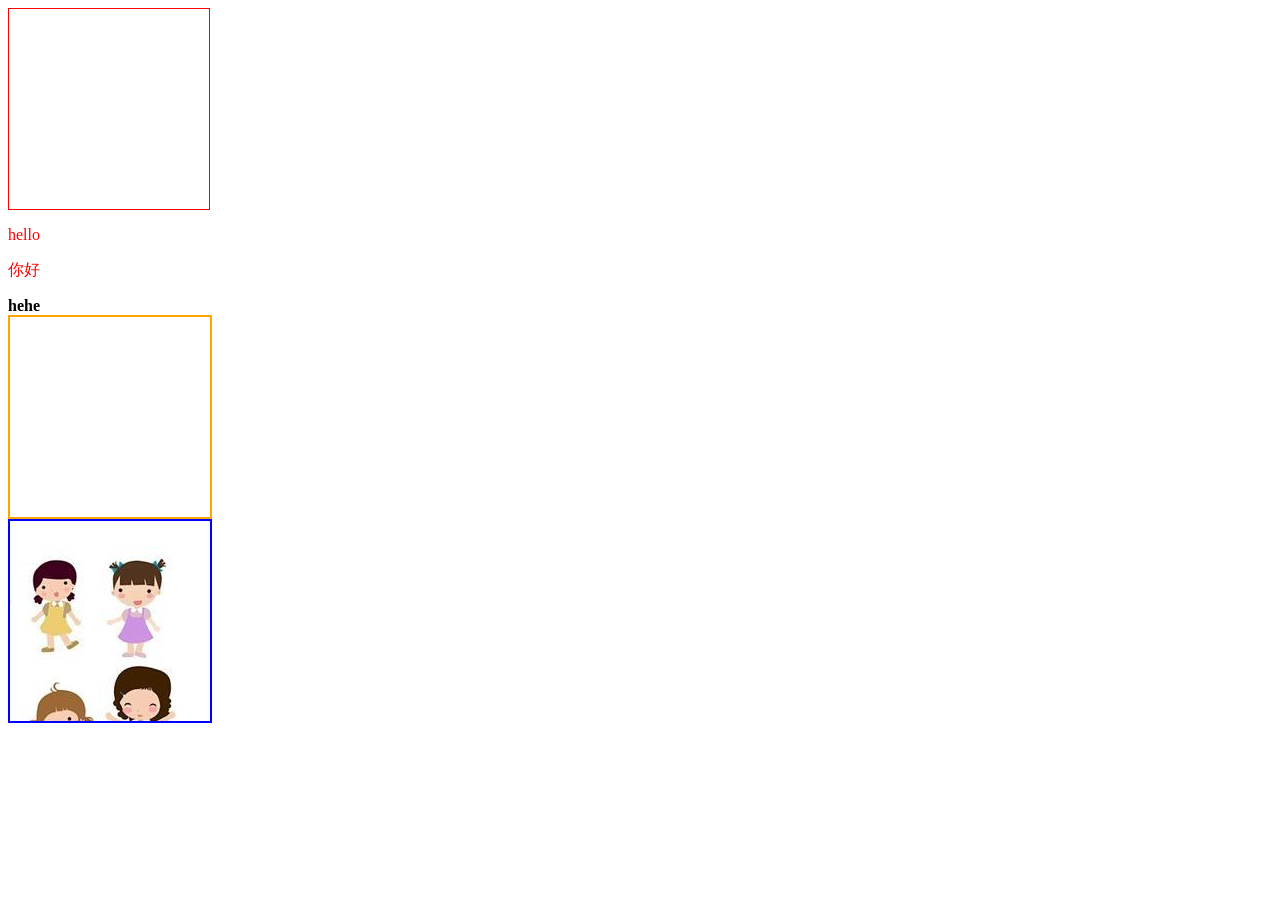
<file: 20260713-15（校内-企业工程师教授创建网页-HTML+JS+CSS)/0713/demo1.html>
<!DOCTYPE html>
<html>
 <head>
  <meta charset="UTF-8">
  <title>测试页面01</title>
  <link rel="stylesheet" href="ds.css">
 </head>
 <body>
	<div id="d1"></div>
	<p>hello</p>
	<p>你好</p>
	<b>hehe</b>
	<div class="d2"></div>
	<div class="d3">
		这是一些文本内容
	</div>
	
 </body>
</html>
</file>
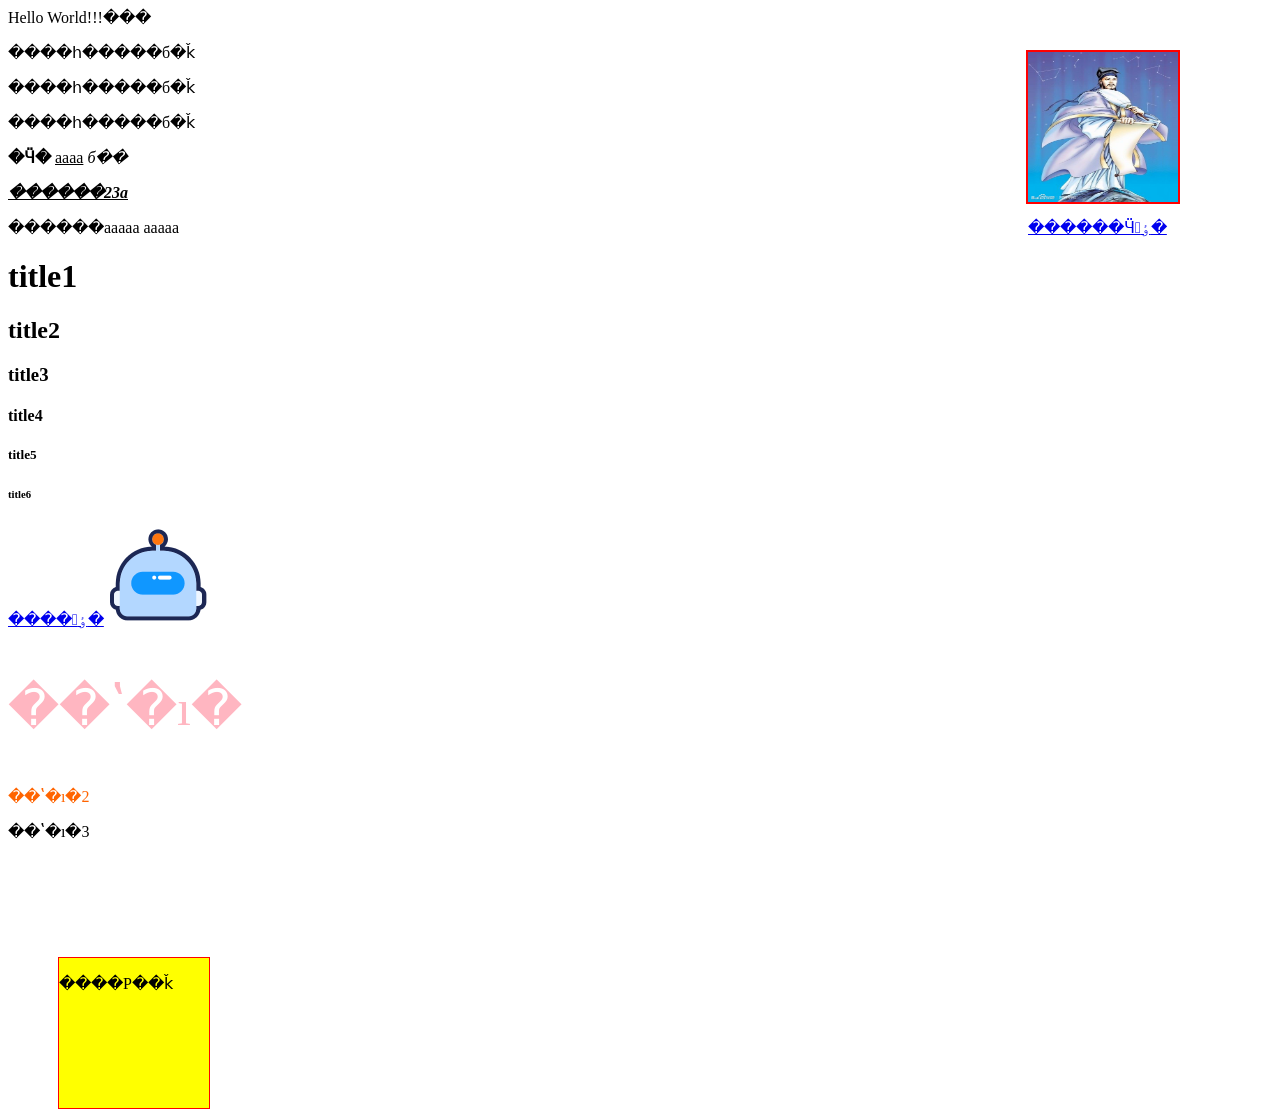
<file: 20260713-15（校内-企业工程师教授创建网页-HTML+JS+CSS)/0713/hello.html>
<html>
	<head></head>
	<body>
		Hello World!!!���
		<p>����һ�����б�ǩ</p>
		<p>����һ�����б�ǩ</p>
		<p>����һ�����б�ǩ</p>
		<b>�Ӵ�</b>
		<u>aaaa</u>
		<i>б��</i>
		<p><u><i><b>������23a</b></i></u></p>
		������aaaaa
		<span>aaaaa</span>
		<h1>title1</h1>
		<h2>title2</h2>
		<h3>title3</h3>
		<h4>title4</h4>
		<h5>title5</h5>
		<h6>title6</h6>
		<a href="https://www.baidu.com">����򿪰ٶ�</a>
		<img src="robot.png" style="width:100px;height:100px;"></img>
		<p style="color:#FFB6C1;font-size:50px;font-family:'΢���ź�';">��ʽ�ı�</p>
		<p style="color:rgb(255,100,0)">��ʽ�ı�2</p>
		<p style="color:black">��ʽ�ı�3</p>
		<div style="border:1px solid red;height:150px;width:150px;position:relative;left:50px;top:100px;background:yellow;">
			<p style="color:#000000;">����P��ǩ</p>
		</div>
		
		<div style="width:150px;height:150px;border:2px solid red;position:fixed;top:50px;right:100px;">
			<img src="3.jpg" style="height:100%;width:100%;"></img>
			<p style="color:#FF0000;"><a href="http://www.baidu.com">������Ӵ򿪰ٶ�</a></p>
			
		</div>
		
		
		
		
		
	</body>
</html>
</file>
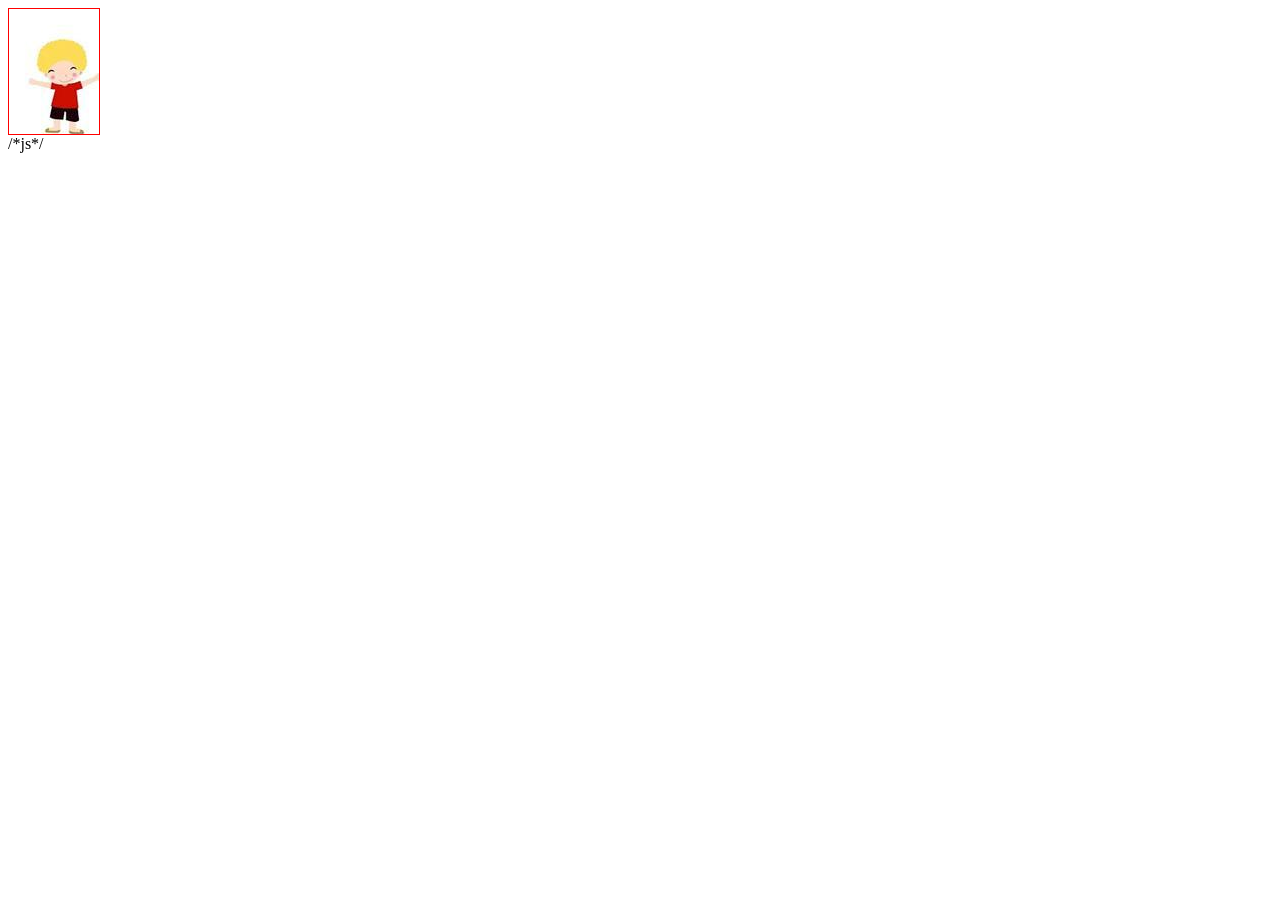
<file: 20260713-15（校内-企业工程师教授创建网页-HTML+JS+CSS)/0713/作业1.html>
<!DOCTYPE html>
<html>
 <head>
  <meta charset="UTF-8">
  <title>网页作业1</title>
  <style>
	.d1{
		width:90px;
		height:125px;
		border:1px solid red;
		background:url("people.jpg");
		/* 禁止图片重复平铺 */
		background_repeat:no-repeat;
		/* 默认显示第1行第1个小孩 */
		background-position: 0 0;
		cursor: pointer;
	}

  </style>
 </head>
 <body>
  <div class="d1" id="d1"></div>
  
 </body>
	/*js*/
  <script>
    // 获取盒子元素
    const box = document.getElementById('d1');
    // 单个小人宽高（原图4行6列总宽542，总高500）
    const singleW = 542 / 6;
    const singleH = 500 / 4;
    // 当前人物索引 0~23
    let index = 0;

    // 鼠标悬浮触发切换下一个人物
    box.onmouseover = function(){
        // 循环：24个切换完回到第一个
        index = (index + 1) % 24;
        // 计算行列
        let col = index % 6;    // 列
        let row = Math.floor(index / 6); // 行
        // 计算背景偏移（负值向左、向上移动精灵图）
        let x = -col * singleW;
        let y = -row * singleH;
        // 赋值修改背景位置
        box.style.backgroundPosition = `${x}px ${y}px`;
    }
	</script>
</html>
</file>
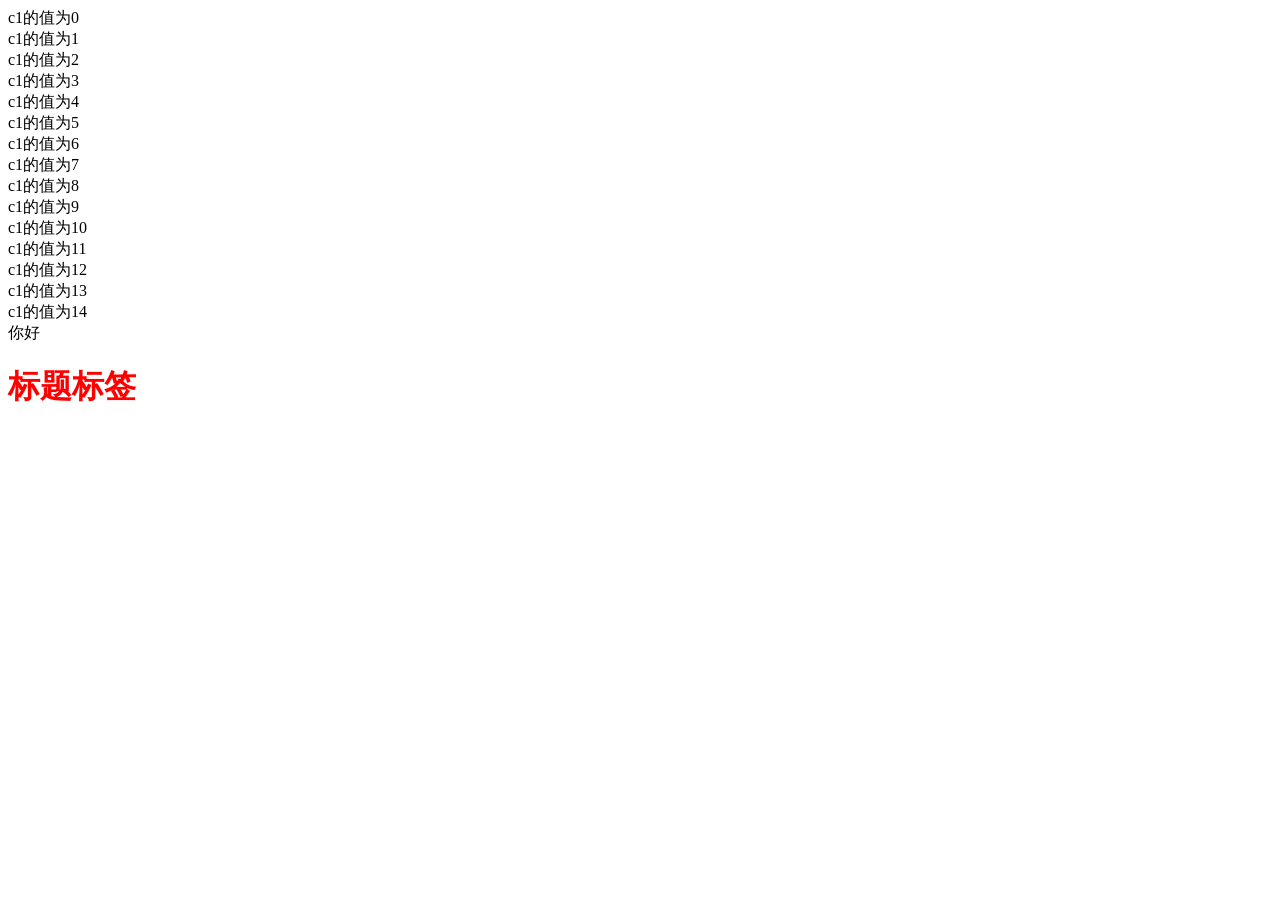
<file: 20260713-15（校内-企业工程师教授创建网页-HTML+JS+CSS)/0714/demo2.html>
<!DOCTYPE html>
<html>
 <head>
  <meta charset="UTF-8">
  <title>JS练习1</title>
 </head>
 <body>
	<script type="text/javascript">
	//javascript
	alert("你好")//弹出提示框
	
	//按F12看控制台输出
	var a="hello world";//声明字符串
	console.log("a的内容为:"+a);
	var b=100;
	var c=12.1;
	var e=b+c;
	console.log("b+c的值："+e);
	console.log("b+a的值："+(a+b));
	
	//判断
	var a1=10;
	var a2=20;
	console.log(a1>a2);
	console.log(a1<=a2);
	
	//if判断
	var b1=10;
	var b2=20;
	if(b1>b2){
		console.log("b1大于b2");
	}else if(b2>b1){
		console.log("b2大于b1");
	}else{
		console.log("我不知道");
	}
	//for循环
	for(var i=0;i<20;i++){
		console.log("i当前值为"+i);
	}
	
	//while循环
	var c1=0;
	while(c1<15){
		console.log("c1的值为"+c1);
		document.write("c1的值为"+c1+"<br>");//<br>标签可不写后半截
		c1++;
	}
	
	var d1=0;
	var d2=10;
	//连续判断
	console.log(d1<d2&&d1<100);
	console.log(d1>d2||d1<100);
	
	document.write("你好");
	document.write("<h1 style='color:red;'>标题标签</h1>");
	
	</script>
 </body>
</html>
</file>
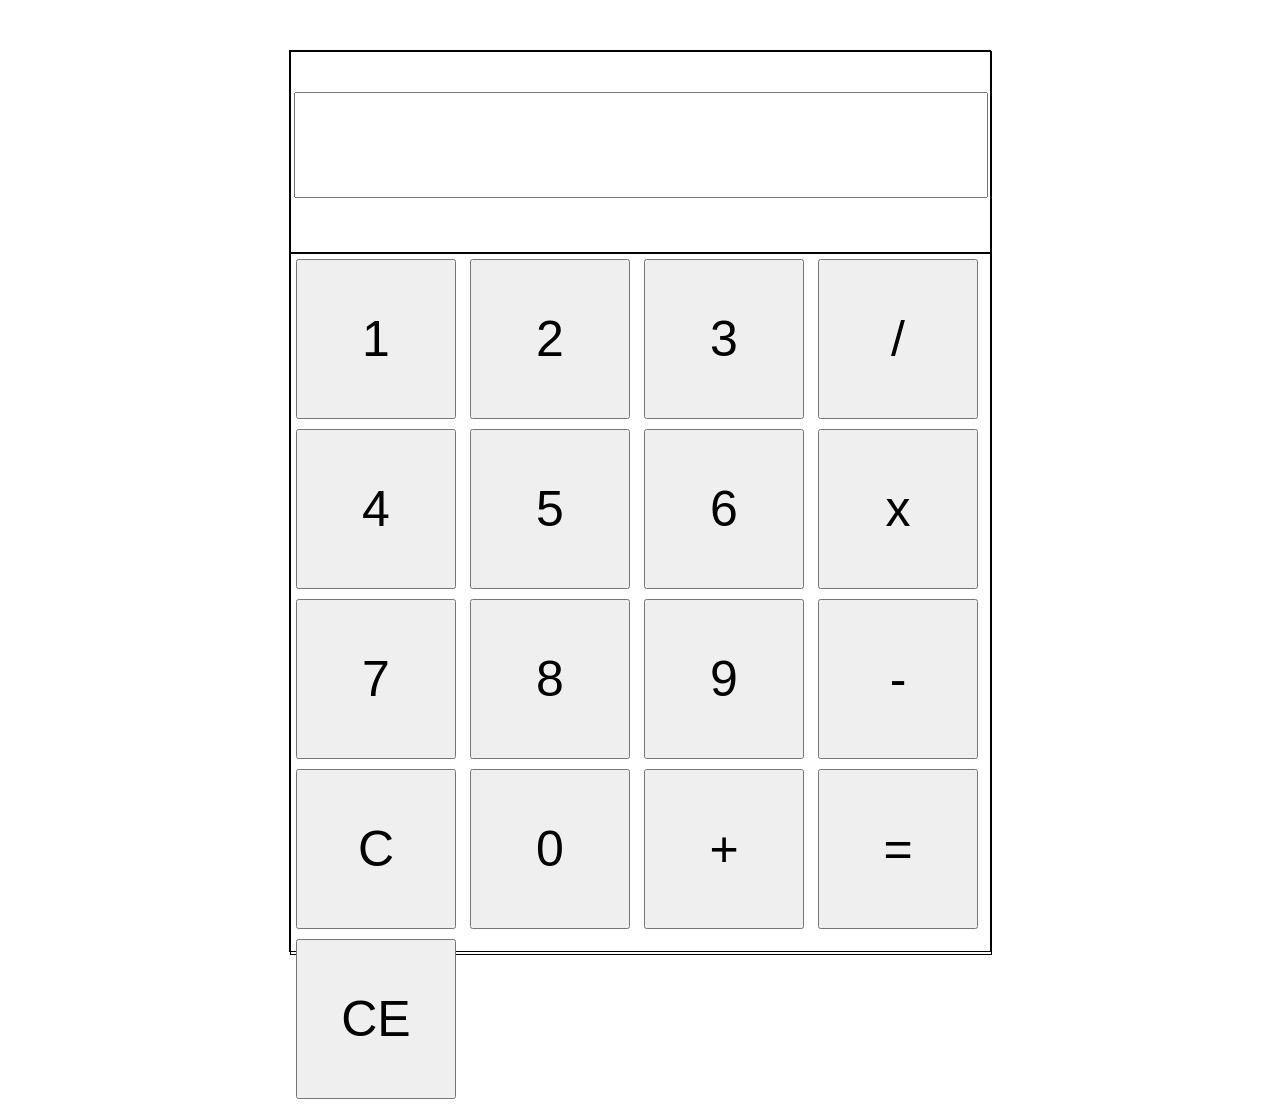
<file: 20260713-15（校内-企业工程师教授创建网页-HTML+JS+CSS)/0714/JS交互-计算器.html>
<!DOCTYPE html>
<html>
 <head>
  <meta charset="UTF-8">
  <title>calculator</title>
  <style>
	  .btn{
		width:160px;
		height:160px;
		margin:5px;
		font-size:50px;
	  }
  </style>
 </head>
 <body>
	<div style="width:700px;height:900px;border:1px solid black;margin:50px auto;">
		<!--实现输入输出显示框-->
		<div style="width:100%;height:200px;border:1px solid black;text-align:center;">
			<input id="numshow" type="text" readonly style="height:100px;font-size:55px;color:blue;margin-top:40px;text-align:right;"/><!--input单标签,"/"表示结束-->
		</div>
		
		<!--按键区-->
		<div style="width:100%;height:700px;border:1px solid black;">
			<button class="btn" onclick="addnum('1')">1</button>
			<button class="btn" onclick="addnum('2')">2</button>
			<button class="btn" onclick="addnum('3')">3</button>
			<button class="btn" onclick="devide()">/</button>
			<button class="btn" onclick="addnum('4')">4</button>
			<button class="btn" onclick="addnum('5')">5</button>
			<button class="btn" onclick="addnum('6')">6</button>
			<button class="btn" onclick="multiply()">x</button>
			<button class="btn" onclick="addnum('7')">7</button>
			<button class="btn" onclick="addnum('8')">8</button>
			<button class="btn" onclick="addnum('9')">9</button>
			<button class="btn" onclick="subtract()">-</button>
			<button class="btn" onclick="del()">C</button>
			<button class="btn" onclick="addnum('0')">0</button>
			<button class="btn" onclick="add()">+</button>
			<button class="btn" onclick="equ()">=</button>
			<button class="btn" onclick="clr()">CE</button>
		</div>
	
	</div>

	<script type="text/javascript">
		var first_num;//第一操作数
		var flag=0;//1表示加法，2减法，3乘法，4除法
		
		//输入数字
		function addnum(num){
			console.log(num);
			var numshowVal=document.getElementById("numshow").value;//获取当前输入框的值
			document.getElementById("numshow").value=(numshowVal+num);//再与输入的值进行拼接，再设置到输入框中
		}	
		
		//清空
		function clr(){
			document.getElementById("numshow").value="";
		}
		
		//加号触发
		function add(){
			flag=1;
			first_num=document.getElementById("numshow").value;//获取当前输入框内容，保存至全局变量里面
			document.getElementById("numshow").value="";//清空输入框
		}
		
		function subtract(){
			flag=2;
			first_num=document.getElementById("numshow").value;
			document.getElementById("numshow").value='';
		}	
		
		function multiply(){
			flag=3;
			first_num=document.getElementById("numshow").value;
			document.getElementById("numshow").value='';
		}	
		
		function devide(){
			flag=4;
			first_num=document.getElementById("numshow").value;
			document.getElementById("numshow").value='';
		}	
		
		
		
		//等号触发
		function equ(){
			var cur_num = document.getElementById("numshow").value;
			switch(flag){         //无':'!!!!
				case 1://加法
					//first_num;
					
					var add_res = parseFloat(first_num)+parseFloat(cur_num);//将全局变量里的值 和当前输入框里的值相加
					document.getElementById("numshow").value = add_res;//add_res回显到输入框中
					break;
				case 2:
					
					var sub_res = parseFloat(first_num)-parseFloat(cur_num);
					document.getElementById("numshow").value = sub_res;
					break;
				case 3:
					
					var mul_res = parseFloat(first_num)*parseFloat(cur_num);
					document.getElementById("numshow").value = mul_res;
					break;
				case 4:
					
					var dev_res = parseFloat(first_num)/parseFloat(cur_num);
					document.getElementById("numshow").value = dev_res;
					break;
			
			}
		}
		
		//退格键
		function del(){
			var v=document.getElementById("numshow").value;//获取当前输入框的文本内容
			var res=v.length>0 ? v.substring(0,v.length-1) : '';
			document.getElementById("numshow").value=res;//截取的结果返回到输入框
	
		}
	
	</script>
 </body>
</html>
</file>
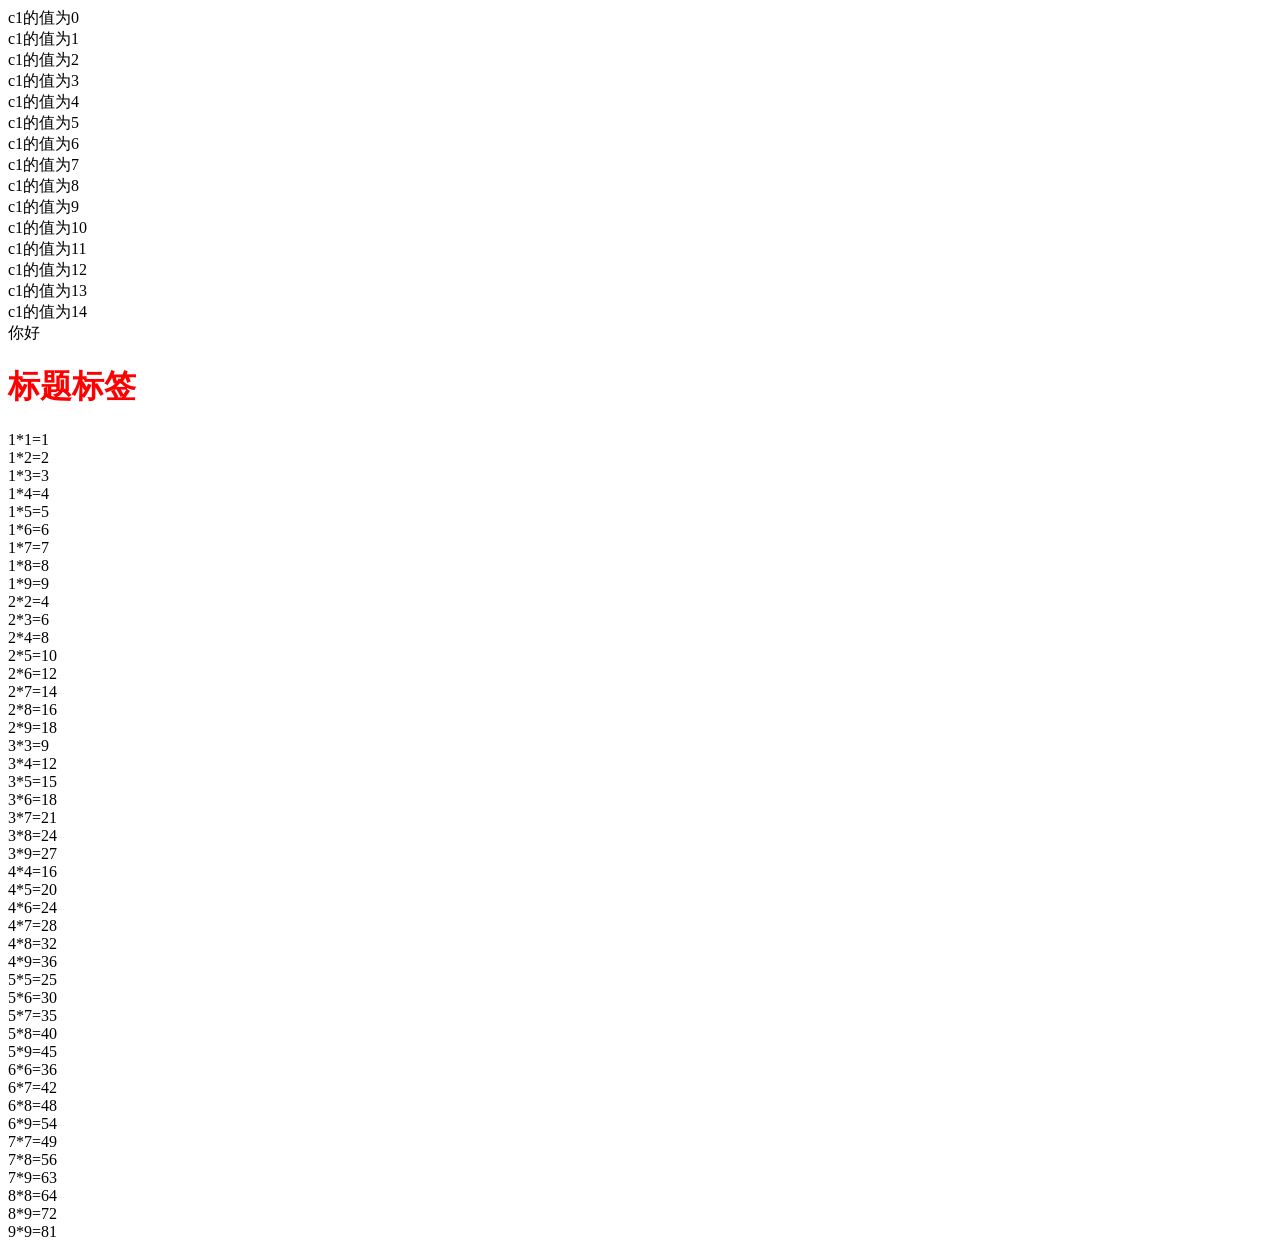
<file: 20260713-15（校内-企业工程师教授创建网页-HTML+JS+CSS)/0714/JS练习1.html>
<!DOCTYPE html>
<html>
 <head>
  <meta charset="UTF-8">
  <title>JS练习1</title>
 </head>
 <body>
	<script type="text/javascript">
	//javascript
	alert("你好")//弹出提示框
	
	//按F12看控制台输出
	var a="hello world";//声明字符串
	console.log("a的内容为:"+a);
	var b=100;
	var c=12.1;
	var e=b+c;
	console.log("b+c的值："+e);
	console.log("b+a的值："+(a+b));
	
	//判断
	var a1=10;
	var a2=20;
	console.log(a1>a2);
	console.log(a1<=a2);
	
	//if判断
	var b1=10;
	var b2=20;
	if(b1>b2){
		console.log("b1大于b2");
	}else if(b2>b1){
		console.log("b2大于b1");
	}else{
		console.log("我不知道");
	}
	//for循环
	for(var i=0;i<20;i++){
		console.log("i当前值为"+i);
	}
	
	//while循环
	var c1=0;
	while(c1<15){
		console.log("c1的值为"+c1);
		document.write("c1的值为"+c1+"<br>");//<br>标签可不写后半截
		c1++;
	}
	
	var d1=0;
	var d2=10;
	//连续判断
	console.log(d1<d2&&d1<100);
	console.log(d1>d2||d1<100);
	
	document.write("你好");
	document.write("<h1 style='color:red;'>标题标签</h1>");
	
	//输出1-100的和
	var sum=0;
	for(var i=1;i<=100;++i){
		sum+=i;
	}
	console.log("1-100的和"+sum);
	
	//输出1-100的偶数
	var j=2;
	while(j<=100){
		console.log(j);
		j+=2;
	}
	
	//输出九九乘法表
	for(var i=1;i<=9;++i){
		for(var j=i;j<=9;++j){
			document.write(i+'*'+j+'='+i*j+"<br>");
		}
	}
	
	</script>
 </body>
</html>
</file>
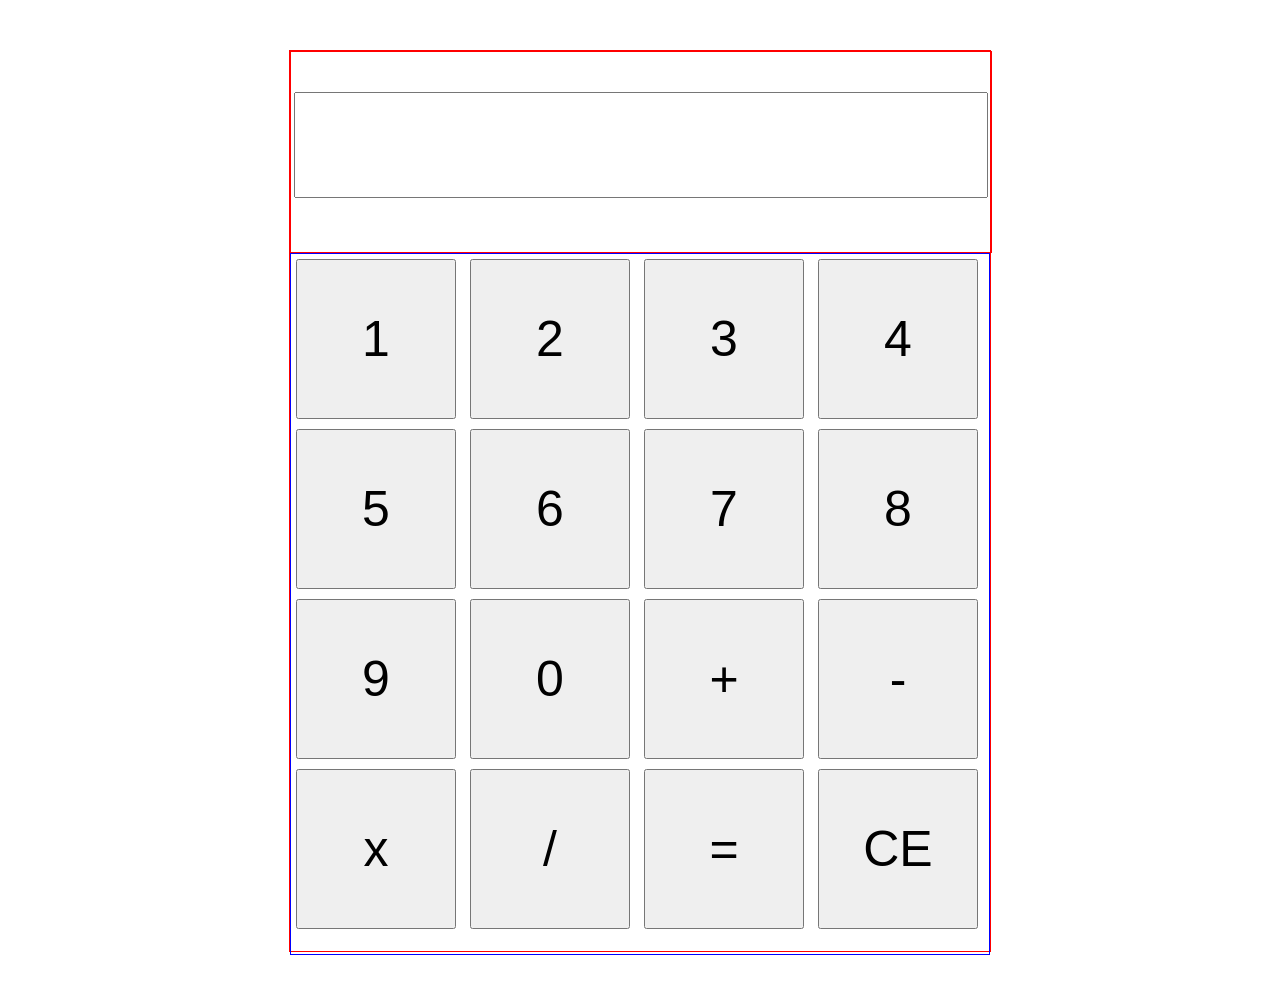
<file: 20260713-15（校内-企业工程师教授创建网页-HTML+JS+CSS)/0714/计算器.html>
<!DOCTYPE html>
<html>
 <head>
  <meta charset="UTF-8">
  <title>计算器</title>
  <style>
	.btn{
		width:160px;
		height:160px;
		font-size:50px;
		margin:5px;
	}
  </style>
 </head>
 <body>
	<div style="width:700px;height:900px;border:1px solid red;margin:50px auto;">
		<div style="width:100%;height:200px;border:1px solid red;text-align:center;">
			<input id="numShow" type="text" style="height:100px;font-size:55px;margin-top:40px;text-align:right;"/>
		</div>
		<div style="widht:100%;height:700px;border:1px solid blue;">
			<button class="btn" onclick="addnum('1')">1</button>
			<button class="btn" onclick="addnum('2')">2</button>
			<button class="btn" onclick="addnum('3')">3</button>
			<button class="btn" onclick="addnum('4')">4</button>
			<button class="btn" onclick="addnum('5')">5</button>
			<button class="btn" onclick="addnum('6')">6</button>
			<button class="btn" onclick="addnum('7')">7</button>
			<button class="btn" onclick="addnum('8')">8</button>
			<button class="btn" onclick="addnum('9')">9</button>
			<button class="btn" onclick="addnum('0')">0</button>
			<button class="btn">+</button>
			<button class="btn">-</button>
			<button class="btn">x</button>
			<button class="btn">/</button>
			<button class="btn">=</button>
			<button class="btn" onclick="clr()">CE</button>
		</div>
	</div>


	<script type="text/javascript">
		function addnum(num){
			console.log(num);
			var numshowVal = document.getElementById("numShow").value;//获取当前输入框的值
			document.getElementById("numShow").value = (numshowVal+num);//再与输入的值进行拼接,再设置到输入框中.
		}

		function clr(){
			document.getElementById("numShow").value = "";
		}
	</script>
 </body>
</html>
</file>
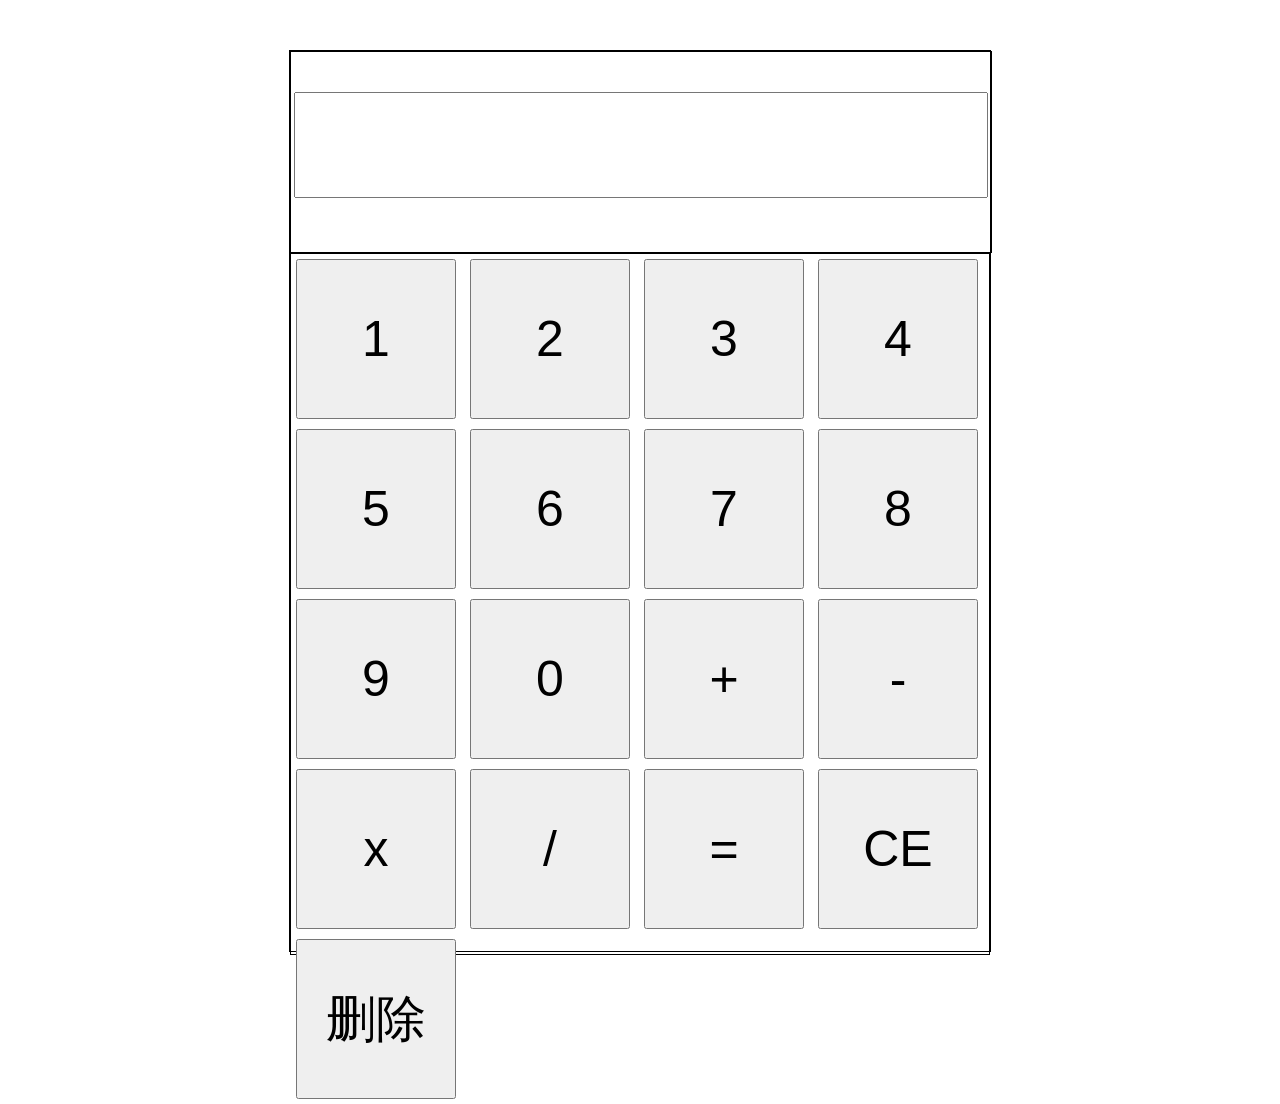
<file: 20260713-15（校内-企业工程师教授创建网页-HTML+JS+CSS)/0714/计算器2.html>
<!DOCTYPE html>
<html>
 <head>
  <meta charset="UTF-8">
  <title>计算器</title>
  <style>
	.btn{
		width:160px;
		height:160px;
		font-size:50px;
		margin:5px;
	}
  </style>
 </head>
 <body>
	<div style="width:700px;height:900px;border:1px solid black;margin:50px auto;">
		<div style="width:100%;height:200px;border:1px solid black;text-align:center;">
			<input id="numShow" readonly type="text" style="height:100px;font-size:55px;margin-top:40px;text-align:right;"/>
		</div>
		<div style="widht:100%;height:700px;border:1px solid black;">
			<button class="btn" onclick="addnum('1')">1</button>
			<button class="btn" onclick="addnum('2')">2</button>
			<button class="btn" onclick="addnum('3')">3</button>
			<button class="btn" onclick="addnum('4')">4</button>
			<button class="btn" onclick="addnum('5')">5</button>
			<button class="btn" onclick="addnum('6')">6</button>
			<button class="btn" onclick="addnum('7')">7</button>
			<button class="btn" onclick="addnum('8')">8</button>
			<button class="btn" onclick="addnum('9')">9</button>
			<button class="btn" onclick="addnum('0')">0</button>
			<button class="btn" onclick="add()">+</button>
			<button class="btn">-</button>
			<button class="btn">x</button>
			<button class="btn">/</button>
			<button class="btn" onclick="eqls()">=</button>
			<button class="btn" onclick="clr()">CE</button>
			<button class="btn" onclick="del()">删除</button>
		</div>
	</div>


	<script type="text/javascript">
		var first_num;//第一个数字
		var flag = 0;//1表示加法,2 减法,3乘法 4除法

		//输入数字
		function addnum(num){
			console.log(num);
			var numshowVal = document.getElementById("numShow").value;//获取当前输入框的值
			document.getElementById("numShow").value = (numshowVal+num);//再与输入的值进行拼接,再设置到输入框中.
		}

		//清空
		function clr(){
			document.getElementById("numShow").value = "";
		}
		
		//加号触发
		function add(){
			flag = 1;//1表示加法
			first_num = document.getElementById("numShow").value;//获取当前的输入框的内容，保存在全局变量里面
			document.getElementById("numShow").value = "";
		}
		
		//等于触发
		function eqls(){
			switch(flag){
				case 1://加法
					first_num;
					var inp_num = document.getElementById("numShow").value;
					var addnum = parseFloat(first_num)+parseFloat(inp_num);//将全局变量里的值和当前输入框的直进行相加
					document.getElementById("numShow").value = addnum;//addnum回显到输入框中去
					break;
			}
		}

		//退格键
		function del(){
			var vl = document.getElementById("numShow").value;//获取当前输入框的文本内容
			//123 
			var jieguo = vl.length > 0?vl.substring(0,vl.length-1):"";
			document.getElementById("numShow").value = jieguo;//截取的结果返回到输入框中
		}
	</script>
 </body>
</html>
</file>
<file: 20260713-15（校内-企业工程师教授创建网页-HTML+JS+CSS)/0713/ds.css>
/*id����ѡ����*/
	#d1{
		width:200px;
		height:200px;
		border:1px solid red;
	}
	
	/*��ǩ����ѡ����*/
	p{
		color:red;
	}
	
	/*������ѡ����*/
	.d2{
		width:200px;
		height:200px;
		border:2px solid orange;
	}
	
	/*���������������ı仯���� α��*/
	.d2:hover{
		background:red;
	}
	
	/* */
	.d3{
		width:200px;
		height:200px;
		border:2px solid blue;
		background:url("people.jpg");
		color:#FFFFFF;
		background-position:-900px 10px;
	}
</file>
